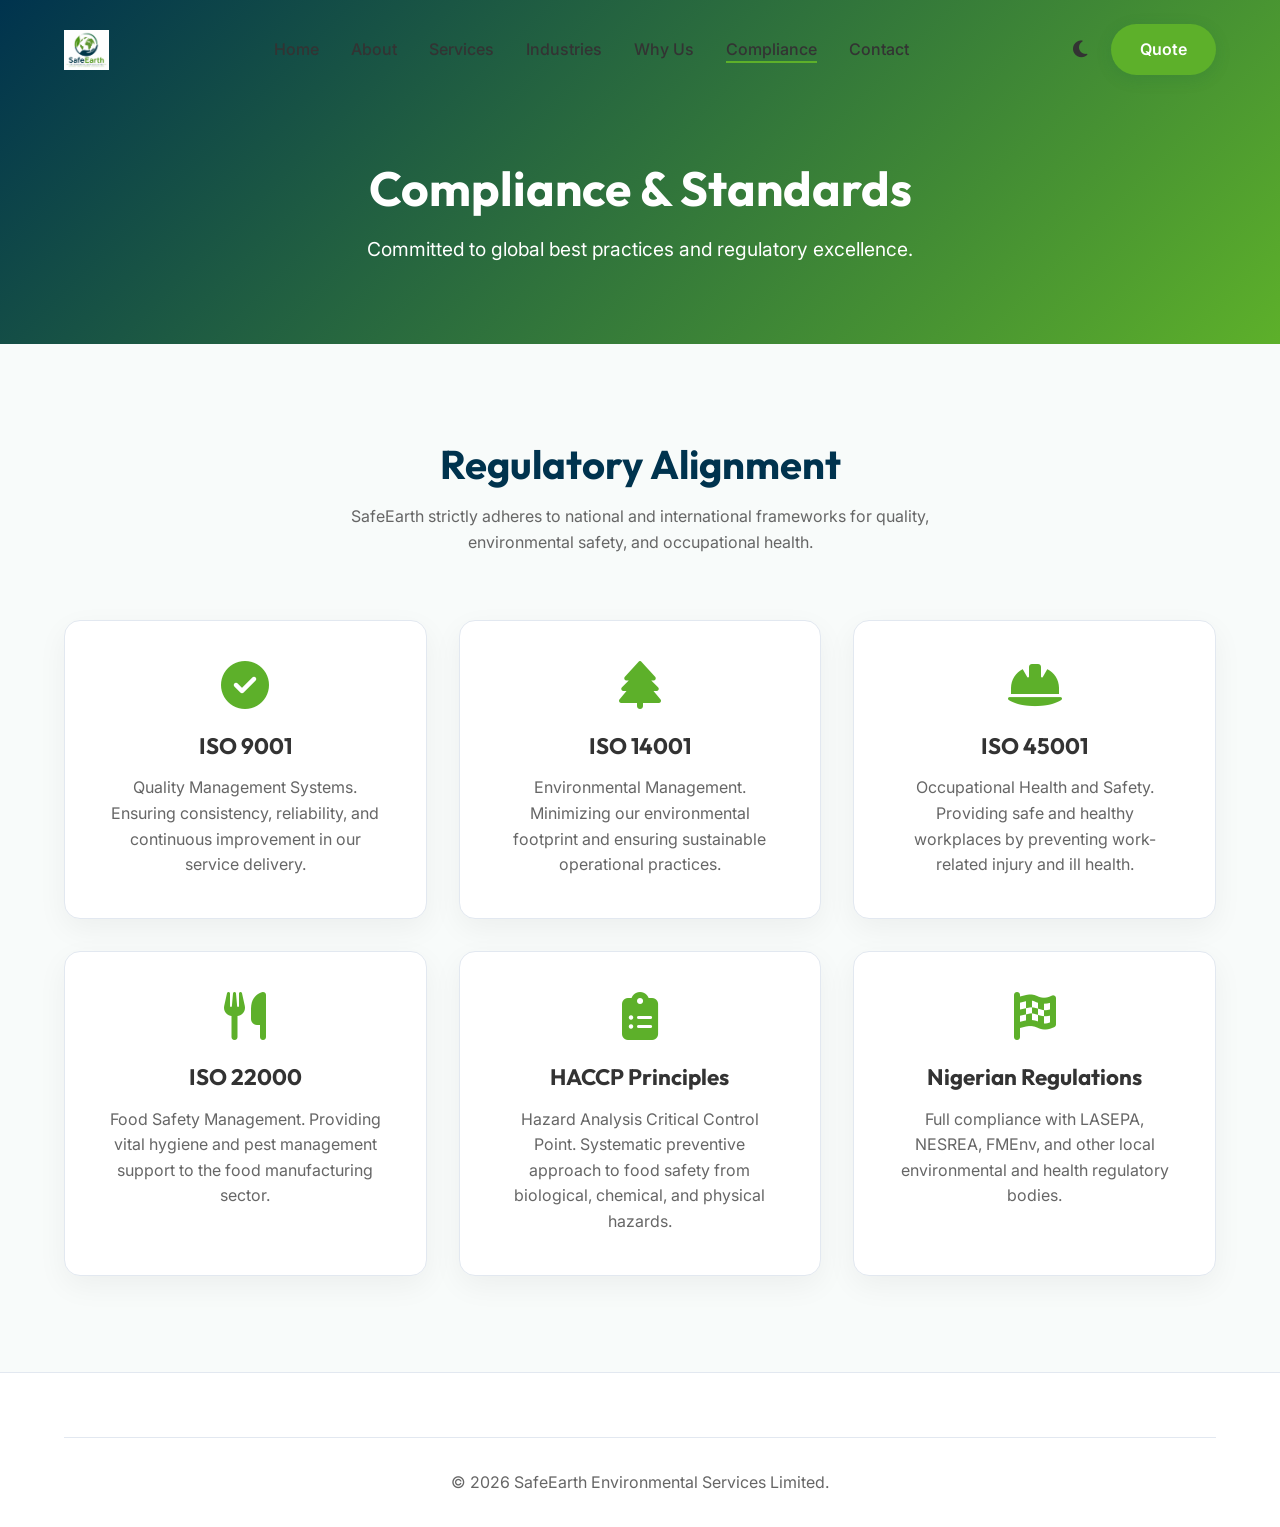
<file: compliance.html>
<!DOCTYPE html>
<html lang="en">
<head>
  <meta charset="UTF-8">
  <meta name="viewport" content="width=device-width, initial-scale=1.0">
  <title>Compliance & Standards | SafeEarth</title>
  <link rel="stylesheet" href="style.css">
</head>
<body>

  <!-- Loader -->
  <div class="loader-wrapper" id="loader"><div class="loader"></div></div>

  <!-- Navbar -->
  <nav class="navbar">
    <a href="index.html" class="nav-logo"><img src="logo.jpeg" alt="SafeEarth Logo"></a>
    <ul class="nav-links">
      <li><a href="index.html">Home</a></li>
      <li><a href="about.html">About</a></li>
      <li><a href="services.html">Services</a></li>
      <li><a href="industries.html">Industries</a></li>
      <li><a href="why-us.html">Why Us</a></li>
      <li><a href="compliance.html" class="active">Compliance</a></li>
      <li><a href="contact.html">Contact</a></li>
    </ul>
    <div class="nav-actions">
      <button class="theme-toggle" id="theme-toggle"><i class="fas fa-moon"></i></button>
      <a href="contact.html" class="btn btn-primary d-none-mobile">Quote</a>
      <div class="hamburger"><span></span><span></span><span></span></div>
    </div>
  </nav>

  <!-- Page Header -->
  <header class="page-header">
    <h1 class="reveal slide-left">Compliance & Standards</h1>
    <p class="reveal slide-right" style="transition-delay: 0.1s">Committed to global best practices and regulatory excellence.</p>
  </header>

  <!-- Standards Grid -->
  <section class="section">
    <div class="section-header reveal">
      <h2>Regulatory Alignment</h2>
      <p>SafeEarth strictly adheres to national and international frameworks for quality, environmental safety, and occupational health.</p>
    </div>
    
    <div class="grid">
      <div class="card reveal" style="text-align: center;">
        <i class="fas fa-check-circle card-icon"></i>
        <h3>ISO 9001</h3>
        <p>Quality Management Systems. Ensuring consistency, reliability, and continuous improvement in our service delivery.</p>
      </div>
      
      <div class="card reveal" style="transition-delay: 0.1s; text-align: center;">
        <i class="fas fa-tree card-icon"></i>
        <h3>ISO 14001</h3>
        <p>Environmental Management. Minimizing our environmental footprint and ensuring sustainable operational practices.</p>
      </div>

      <div class="card reveal" style="transition-delay: 0.2s; text-align: center;">
        <i class="fas fa-hard-hat card-icon"></i>
        <h3>ISO 45001</h3>
        <p>Occupational Health and Safety. Providing safe and healthy workplaces by preventing work-related injury and ill health.</p>
      </div>

      <div class="card reveal" style="text-align: center;">
        <i class="fas fa-utensils card-icon"></i>
        <h3>ISO 22000</h3>
        <p>Food Safety Management. Providing vital hygiene and pest management support to the food manufacturing sector.</p>
      </div>

      <div class="card reveal" style="transition-delay: 0.1s; text-align: center;">
        <i class="fas fa-clipboard-list card-icon"></i>
        <h3>HACCP Principles</h3>
        <p>Hazard Analysis Critical Control Point. Systematic preventive approach to food safety from biological, chemical, and physical hazards.</p>
      </div>

      <div class="card reveal" style="transition-delay: 0.2s; text-align: center;">
        <i class="fas fa-flag-checkered card-icon"></i>
        <h3>Nigerian Regulations</h3>
        <p>Full compliance with LASEPA, NESREA, FMEnv, and other local environmental and health regulatory bodies.</p>
      </div>
    </div>
  </section>

  <!-- Footer -->
  <footer class="footer">
    <div class="footer-bottom">
      <p>&copy; 2026 SafeEarth Environmental Services Limited.</p>
    </div>
  </footer>

  <div class="back-to-top" id="backToTop"><i class="fas fa-arrow-up"></i></div>
  <script src="script.js"></script>
</body>
</html>
</file>
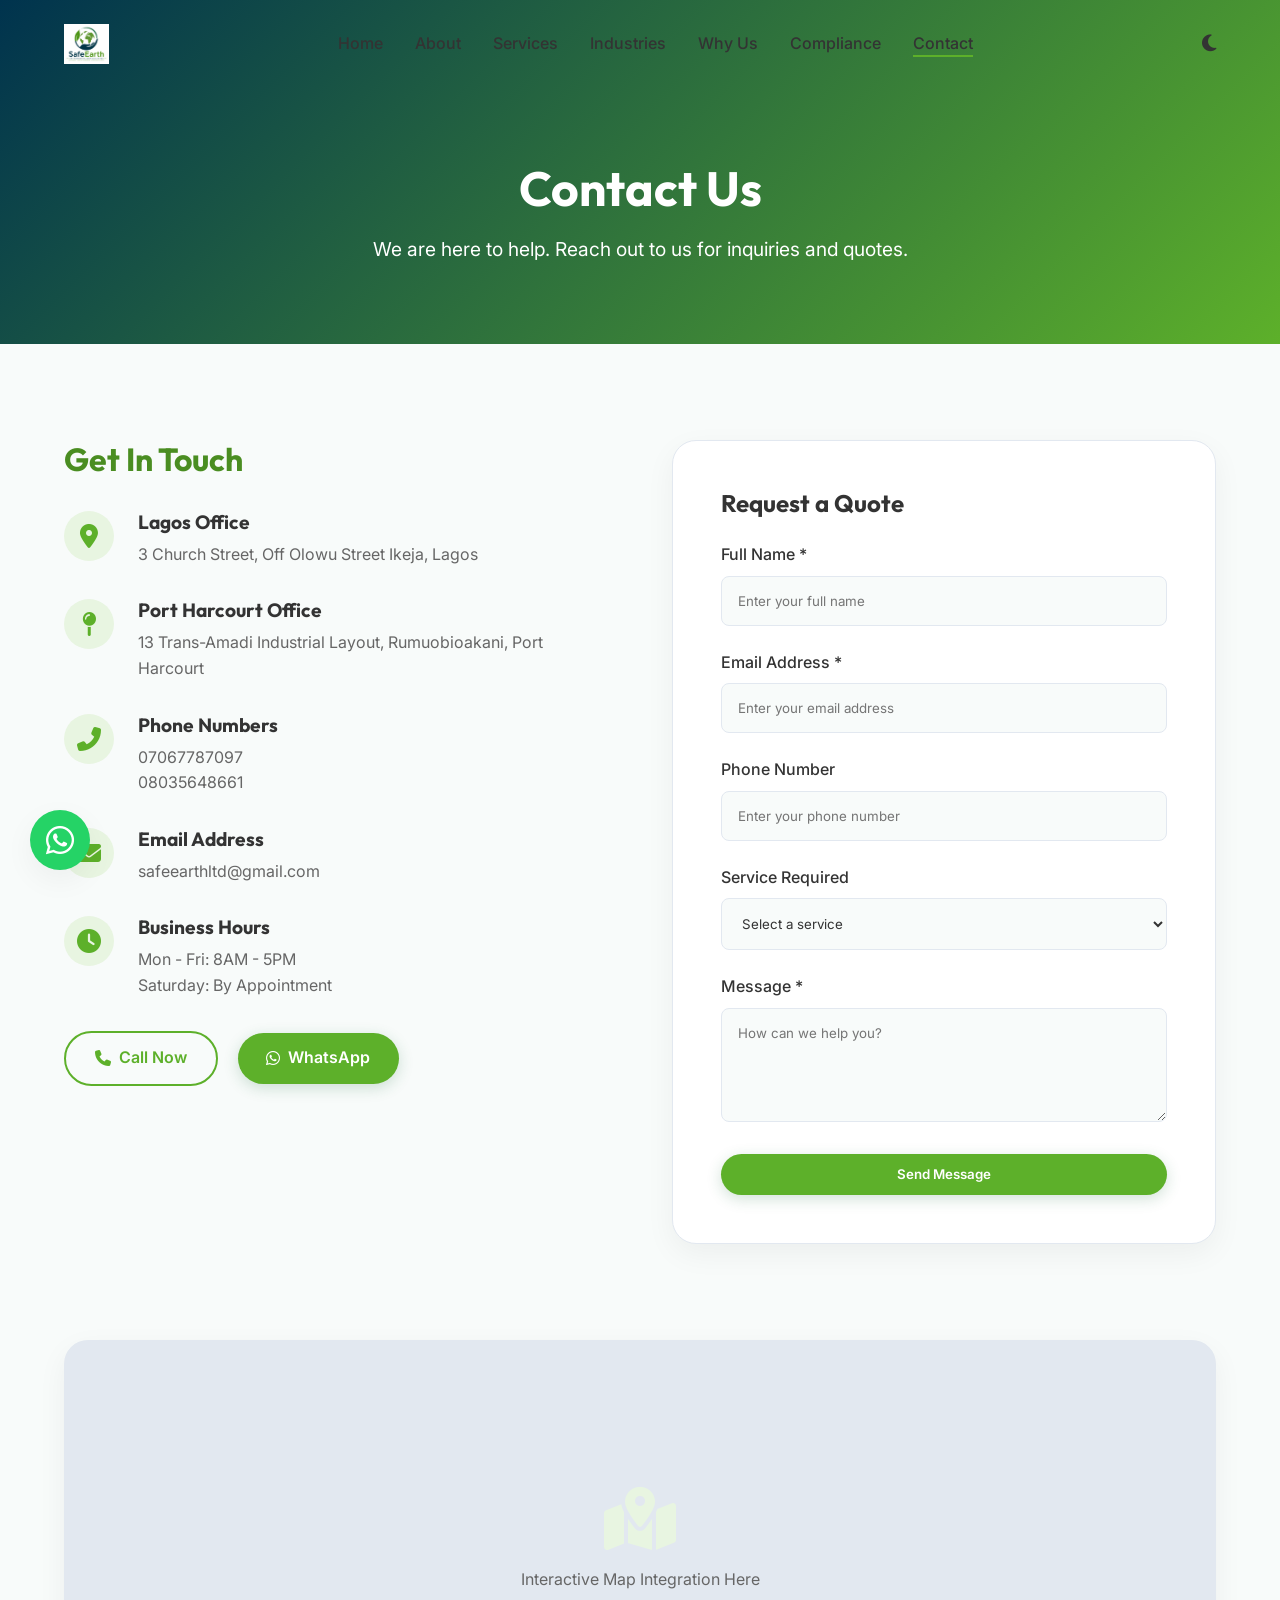
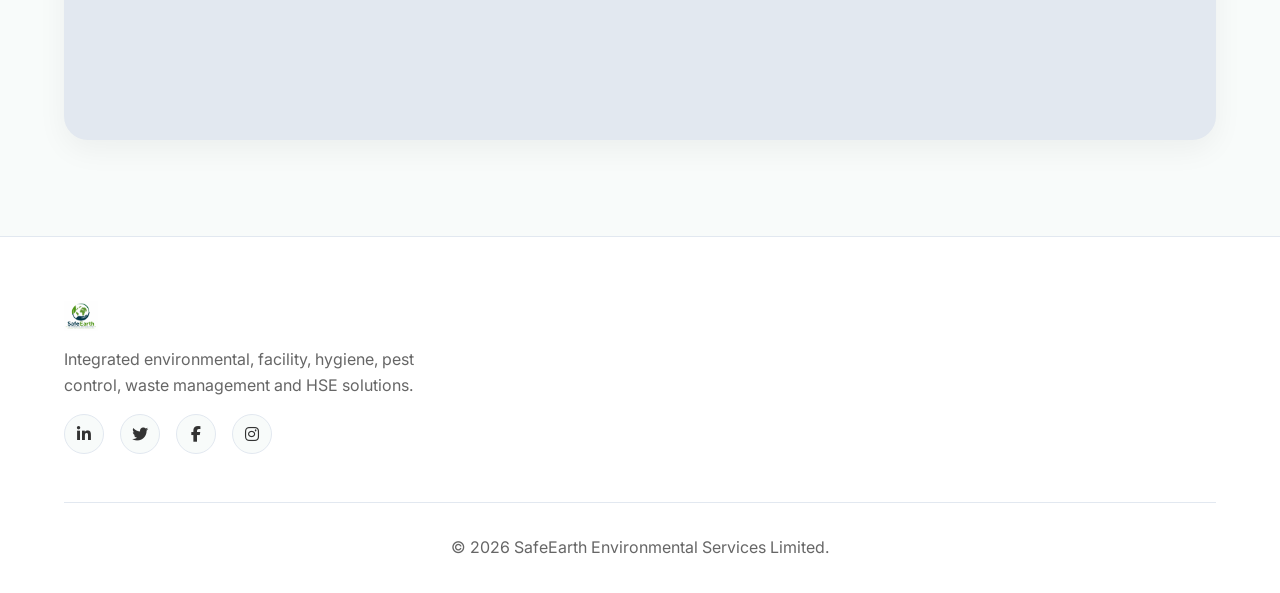
<file: contact.html>
<!DOCTYPE html>
<html lang="en">
<head>
  <meta charset="UTF-8">
  <meta name="viewport" content="width=device-width, initial-scale=1.0">
  <title>Contact Us | SafeEarth</title>
  <link rel="stylesheet" href="style.css">
</head>
<body>

  <!-- Loader -->
  <div class="loader-wrapper" id="loader"><div class="loader"></div></div>

  <!-- Navbar -->
  <nav class="navbar">
    <a href="index.html" class="nav-logo"><img src="logo.jpeg" alt="SafeEarth Logo"></a>
    <ul class="nav-links">
      <li><a href="index.html">Home</a></li>
      <li><a href="about.html">About</a></li>
      <li><a href="services.html">Services</a></li>
      <li><a href="industries.html">Industries</a></li>
      <li><a href="why-us.html">Why Us</a></li>
      <li><a href="compliance.html">Compliance</a></li>
      <li><a href="contact.html" class="active">Contact</a></li>
    </ul>
    <div class="nav-actions">
      <button class="theme-toggle" id="theme-toggle"><i class="fas fa-moon"></i></button>
      <div class="hamburger"><span></span><span></span><span></span></div>
    </div>
  </nav>

  <!-- Page Header -->
  <header class="page-header">
    <h1 class="reveal slide-left">Contact Us</h1>
    <p class="reveal slide-right" style="transition-delay: 0.1s">We are here to help. Reach out to us for inquiries and quotes.</p>
  </header>

  <!-- Contact Section -->
  <section class="section">
    <div class="contact-grid">
      
      <!-- Contact Info -->
      <div class="reveal slide-left">
        <h2 style="font-size: 2rem; margin-bottom: 2rem; color: var(--color-primary-dark);">Get In Touch</h2>
        
        <div class="contact-info-item">
          <div class="contact-info-icon"><i class="fas fa-map-marker-alt"></i></div>
          <div class="contact-info-content">
            <h4>Lagos Office</h4>
            <p>3 Church Street, Off Olowu Street Ikeja, Lagos</p>
          </div>
        </div>

        <div class="contact-info-item">
          <div class="contact-info-icon"><i class="fas fa-map-pin"></i></div>
          <div class="contact-info-content">
            <h4>Port Harcourt Office</h4>
            <p>13 Trans-Amadi Industrial Layout, Rumuobioakani, Port Harcourt</p>
          </div>
        </div>

        <div class="contact-info-item">
          <div class="contact-info-icon"><i class="fas fa-phone-alt"></i></div>
          <div class="contact-info-content">
            <h4>Phone Numbers</h4>
            <p>07067787097<br>08035648661</p>
          </div>
        </div>

        <div class="contact-info-item">
          <div class="contact-info-icon"><i class="fas fa-envelope"></i></div>
          <div class="contact-info-content">
            <h4>Email Address</h4>
            <p>safeearthltd@gmail.com</p>
          </div>
        </div>

        <div class="contact-info-item">
          <div class="contact-info-icon"><i class="fas fa-clock"></i></div>
          <div class="contact-info-content">
            <h4>Business Hours</h4>
            <p>Mon - Fri: 8AM - 5PM<br>Saturday: By Appointment</p>
          </div>
        </div>

        <div style="margin-top: 2rem;">
          <a href="tel:07067787097" class="btn btn-outline" style="margin-right: 1rem;"><i class="fas fa-phone"></i> Call Now</a>
          <a href="https://wa.me/2347067787097" class="btn btn-primary pulse"><i class="fab fa-whatsapp"></i> WhatsApp</a>
        </div>
      </div>

      <!-- Contact Form -->
      <div class="reveal slide-right">
        <form class="contact-form" id="contactForm" onsubmit="event.preventDefault(); alert('Thank you for reaching out! Your message has been sent successfully.'); this.reset();">
          <h3 style="font-size: 1.5rem; margin-bottom: 1.5rem;">Request a Quote</h3>
          
          <div class="form-group">
            <label for="name">Full Name *</label>
            <input type="text" id="name" class="form-control" required placeholder="Enter your full name">
          </div>
          
          <div class="form-group">
            <label for="email">Email Address *</label>
            <input type="email" id="email" class="form-control" required placeholder="Enter your email address">
          </div>

          <div class="form-group">
            <label for="phone">Phone Number</label>
            <input type="tel" id="phone" class="form-control" placeholder="Enter your phone number">
          </div>
          
          <div class="form-group">
            <label for="service">Service Required</label>
            <select id="service" class="form-control">
              <option value="">Select a service</option>
              <option value="pest-control">Pest Control & Fumigation</option>
              <option value="cleaning">Cleaning & Sanitation</option>
              <option value="waste">Waste Management</option>
              <option value="hse">HSE Consultancy</option>
              <option value="other">Other</option>
            </select>
          </div>

          <div class="form-group">
            <label for="message">Message *</label>
            <textarea id="message" class="form-control" rows="5" required placeholder="How can we help you?"></textarea>
          </div>

          <button type="submit" class="btn btn-primary" style="width: 100%; justify-content: center;">Send Message</button>
        </form>
      </div>

    </div>
  </section>

  <!-- Map Placeholder -->
  <section class="section" style="padding-top: 0;">
    <div style="width: 100%; height: 400px; background: #e2e8f0; border-radius: var(--radius-lg); display: flex; align-items: center; justify-content: center; color: var(--color-text-light); flex-direction: column; box-shadow: var(--shadow-soft);">
      <i class="fas fa-map-marked-alt" style="font-size: 4rem; margin-bottom: 1rem; color: var(--color-primary-light);"></i>
      <p>Interactive Map Integration Here</p>
    </div>
  </section>

  <!-- Footer -->
  <footer class="footer">
    <div class="footer-grid">
      <div class="footer-col">
        <a href="index.html" class="footer-logo"><img src="logo.jpeg" alt="SafeEarth Logo"></a>
        <p>Integrated environmental, facility, hygiene, pest control, waste management and HSE solutions.</p>
        <div class="social-links mt-3" style="margin-top: 1rem;">
          <a href="#"><i class="fab fa-linkedin-in"></i></a>
          <a href="#"><i class="fab fa-twitter"></i></a>
          <a href="#"><i class="fab fa-facebook-f"></i></a>
          <a href="#"><i class="fab fa-instagram"></i></a>
        </div>
      </div>
    </div>
    <div class="footer-bottom">
      <p>&copy; 2026 SafeEarth Environmental Services Limited.</p>
    </div>
  </footer>

  <!-- Floating Elements -->
  <a href="https://wa.me/2347067787097" class="whatsapp-float" target="_blank" aria-label="Chat on WhatsApp">
    <i class="fab fa-whatsapp"></i>
  </a>
  <div class="back-to-top" id="backToTop"><i class="fas fa-arrow-up"></i></div>
  <script src="script.js"></script>
</body>
</html>
</file>
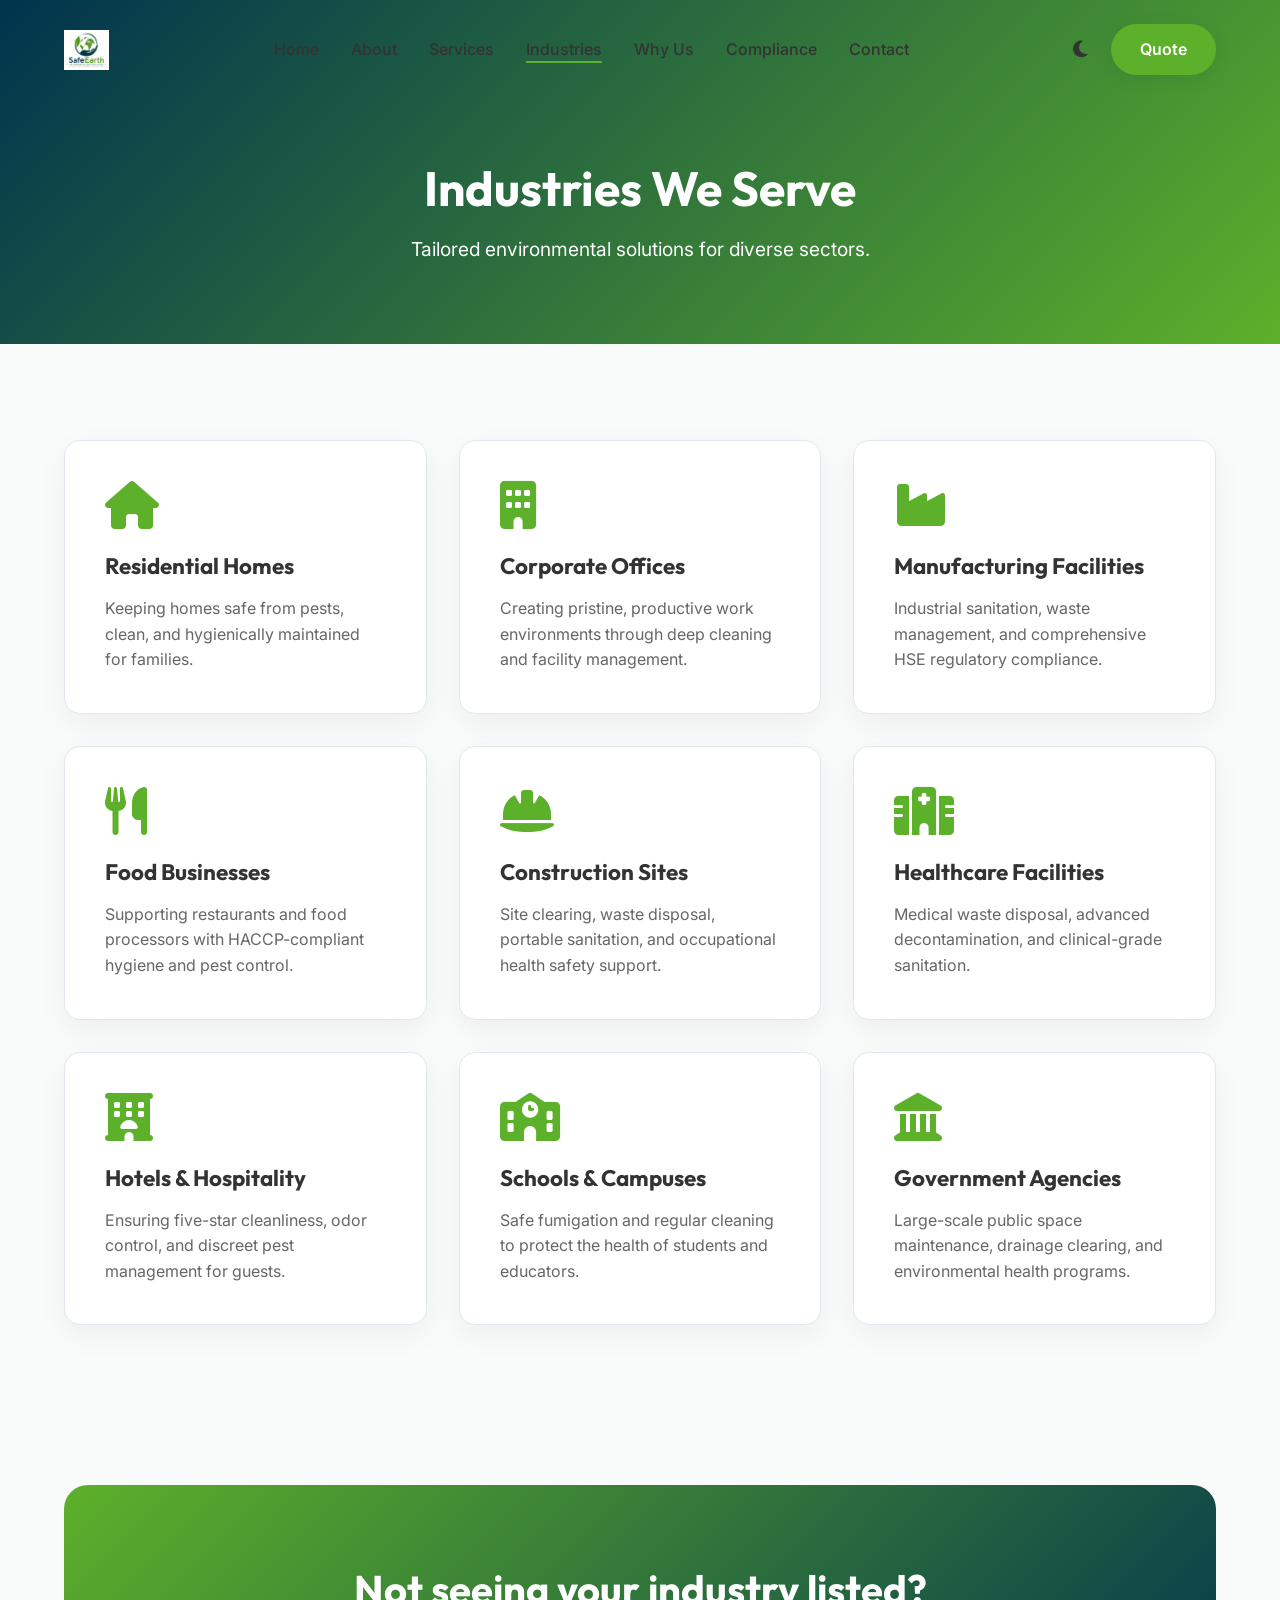
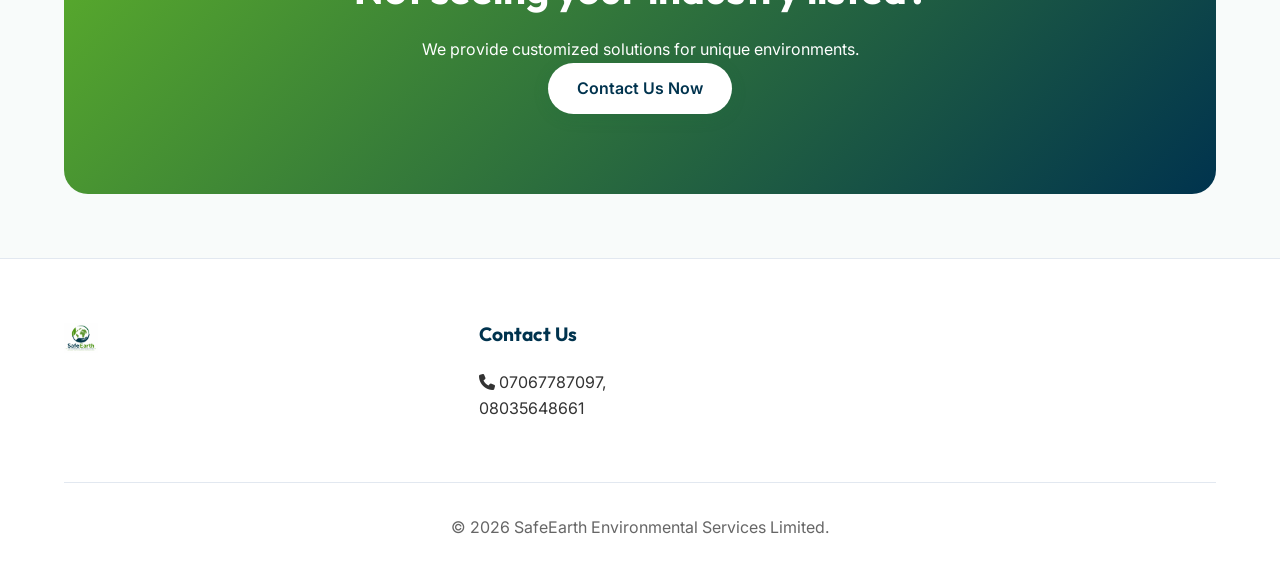
<file: industries.html>
<!DOCTYPE html>
<html lang="en">
<head>
  <meta charset="UTF-8">
  <meta name="viewport" content="width=device-width, initial-scale=1.0">
  <title>Industries We Serve | SafeEarth</title>
  <link rel="stylesheet" href="style.css">
</head>
<body>

  <!-- Loader -->
  <div class="loader-wrapper" id="loader"><div class="loader"></div></div>

  <!-- Navbar -->
  <nav class="navbar">
    <a href="index.html" class="nav-logo"><img src="logo.jpeg" alt="SafeEarth Logo"></a>
    <ul class="nav-links">
      <li><a href="index.html">Home</a></li>
      <li><a href="about.html">About</a></li>
      <li><a href="services.html">Services</a></li>
      <li><a href="industries.html" class="active">Industries</a></li>
      <li><a href="why-us.html">Why Us</a></li>
      <li><a href="compliance.html">Compliance</a></li>
      <li><a href="contact.html">Contact</a></li>
    </ul>
    <div class="nav-actions">
      <button class="theme-toggle" id="theme-toggle"><i class="fas fa-moon"></i></button>
      <a href="contact.html" class="btn btn-primary d-none-mobile">Quote</a>
      <div class="hamburger"><span></span><span></span><span></span></div>
    </div>
  </nav>

  <!-- Page Header -->
  <header class="page-header">
    <h1 class="reveal slide-left">Industries We Serve</h1>
    <p class="reveal slide-right" style="transition-delay: 0.1s">Tailored environmental solutions for diverse sectors.</p>
  </header>

  <!-- Industries Grid -->
  <section class="section">
    <div class="grid">
      <div class="card reveal">
        <i class="fas fa-home card-icon"></i>
        <h3>Residential Homes</h3>
        <p>Keeping homes safe from pests, clean, and hygienically maintained for families.</p>
      </div>
      <div class="card reveal" style="transition-delay: 0.1s">
        <i class="fas fa-building card-icon"></i>
        <h3>Corporate Offices</h3>
        <p>Creating pristine, productive work environments through deep cleaning and facility management.</p>
      </div>
      <div class="card reveal" style="transition-delay: 0.2s">
        <i class="fas fa-industry card-icon"></i>
        <h3>Manufacturing Facilities</h3>
        <p>Industrial sanitation, waste management, and comprehensive HSE regulatory compliance.</p>
      </div>
      <div class="card reveal">
        <i class="fas fa-utensils card-icon"></i>
        <h3>Food Businesses</h3>
        <p>Supporting restaurants and food processors with HACCP-compliant hygiene and pest control.</p>
      </div>
      <div class="card reveal" style="transition-delay: 0.1s">
        <i class="fas fa-hard-hat card-icon"></i>
        <h3>Construction Sites</h3>
        <p>Site clearing, waste disposal, portable sanitation, and occupational health safety support.</p>
      </div>
      <div class="card reveal" style="transition-delay: 0.2s">
        <i class="fas fa-hospital card-icon"></i>
        <h3>Healthcare Facilities</h3>
        <p>Medical waste disposal, advanced decontamination, and clinical-grade sanitation.</p>
      </div>
      <div class="card reveal">
        <i class="fas fa-hotel card-icon"></i>
        <h3>Hotels & Hospitality</h3>
        <p>Ensuring five-star cleanliness, odor control, and discreet pest management for guests.</p>
      </div>
      <div class="card reveal" style="transition-delay: 0.1s">
        <i class="fas fa-school card-icon"></i>
        <h3>Schools & Campuses</h3>
        <p>Safe fumigation and regular cleaning to protect the health of students and educators.</p>
      </div>
      <div class="card reveal" style="transition-delay: 0.2s">
        <i class="fas fa-landmark card-icon"></i>
        <h3>Government Agencies</h3>
        <p>Large-scale public space maintenance, drainage clearing, and environmental health programs.</p>
      </div>
    </div>
  </section>

  <!-- CTA Banner -->
  <div class="cta-banner reveal">
    <h2>Not seeing your industry listed?</h2>
    <p>We provide customized solutions for unique environments.</p>
    <a href="contact.html" class="btn btn-primary pulse">Contact Us Now</a>
  </div>

  <!-- Footer -->
  <footer class="footer">
    <div class="footer-grid">
      <div class="footer-col">
        <a href="index.html" class="footer-logo"><img src="logo.jpeg" alt="SafeEarth Logo"></a>
      </div>
      <div class="footer-col">
        <h4>Contact Us</h4>
        <ul class="footer-links">
          <li><i class="fas fa-phone"></i> 07067787097, 08035648661</li>
        </ul>
      </div>
    </div>
    <div class="footer-bottom">
      <p>&copy; 2026 SafeEarth Environmental Services Limited.</p>
    </div>
  </footer>

  <div class="back-to-top" id="backToTop"><i class="fas fa-arrow-up"></i></div>
  <script src="script.js"></script>
</body>
</html>
</file>
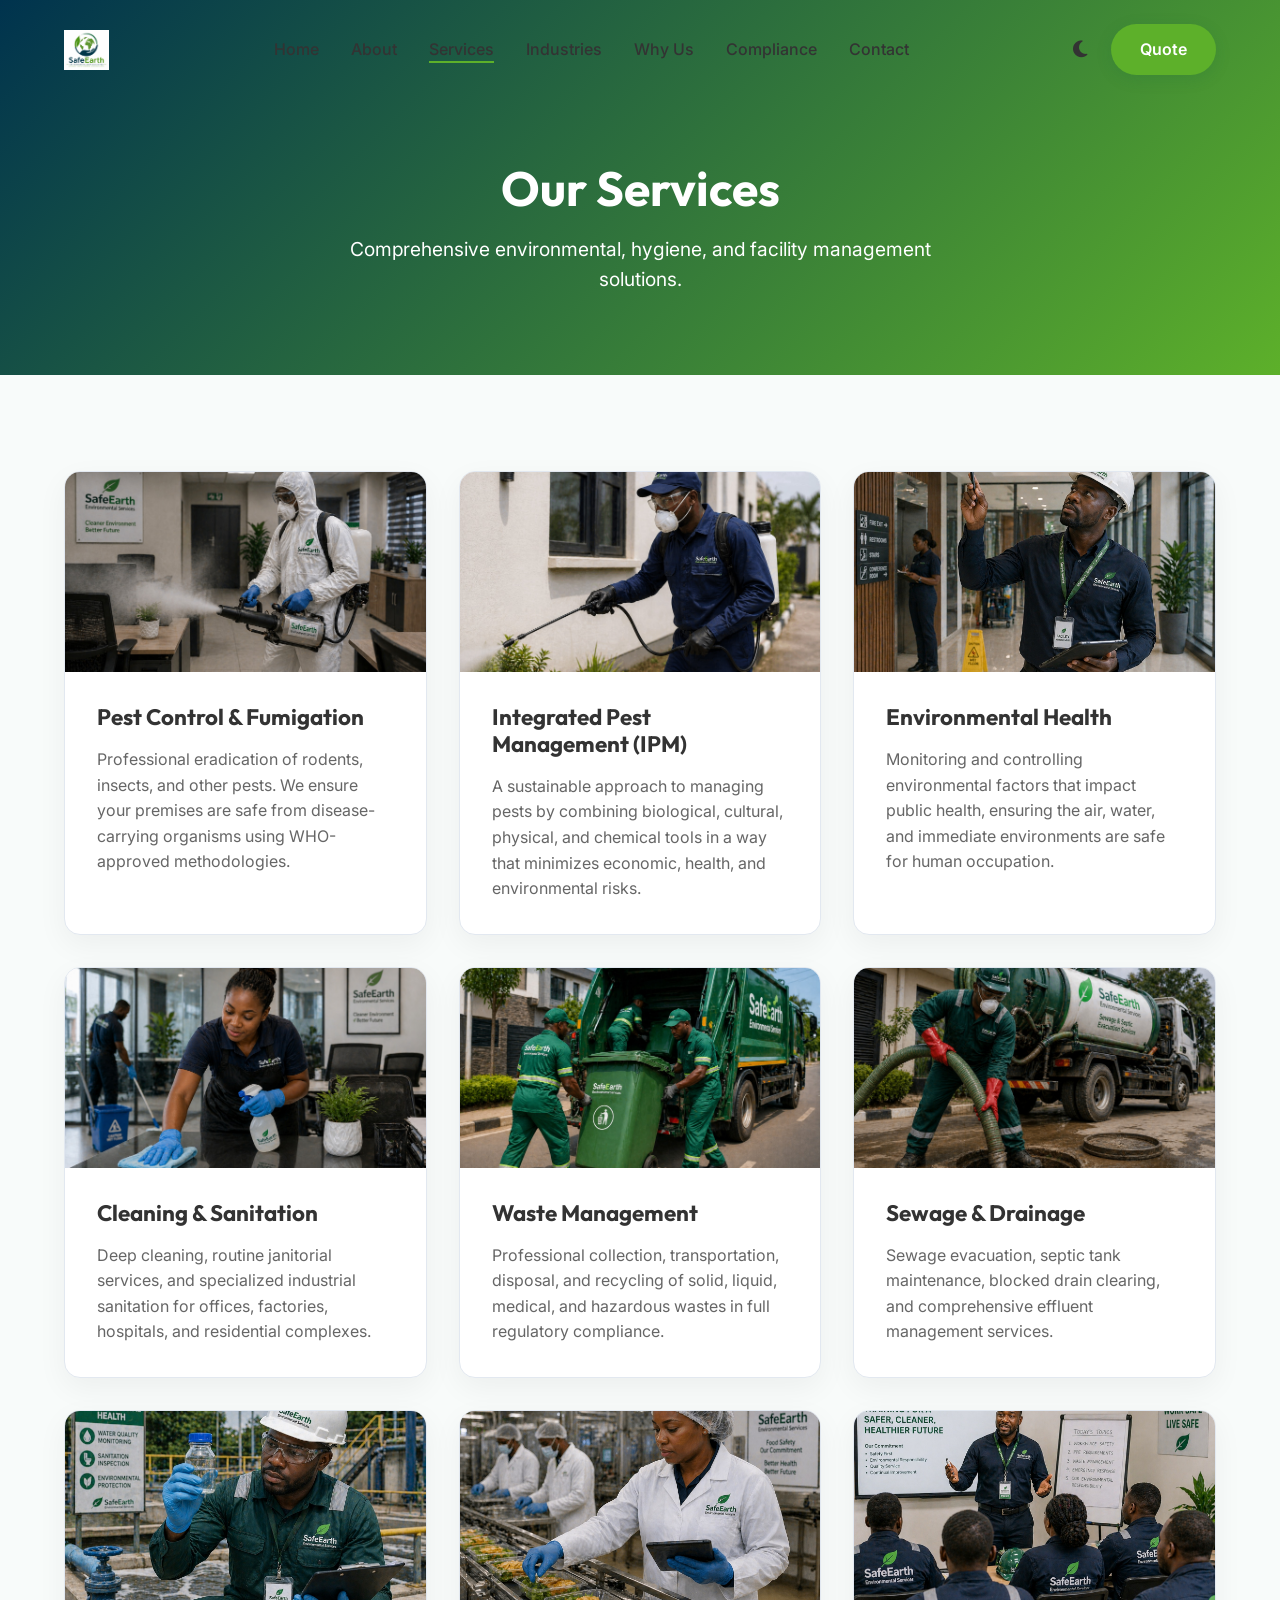
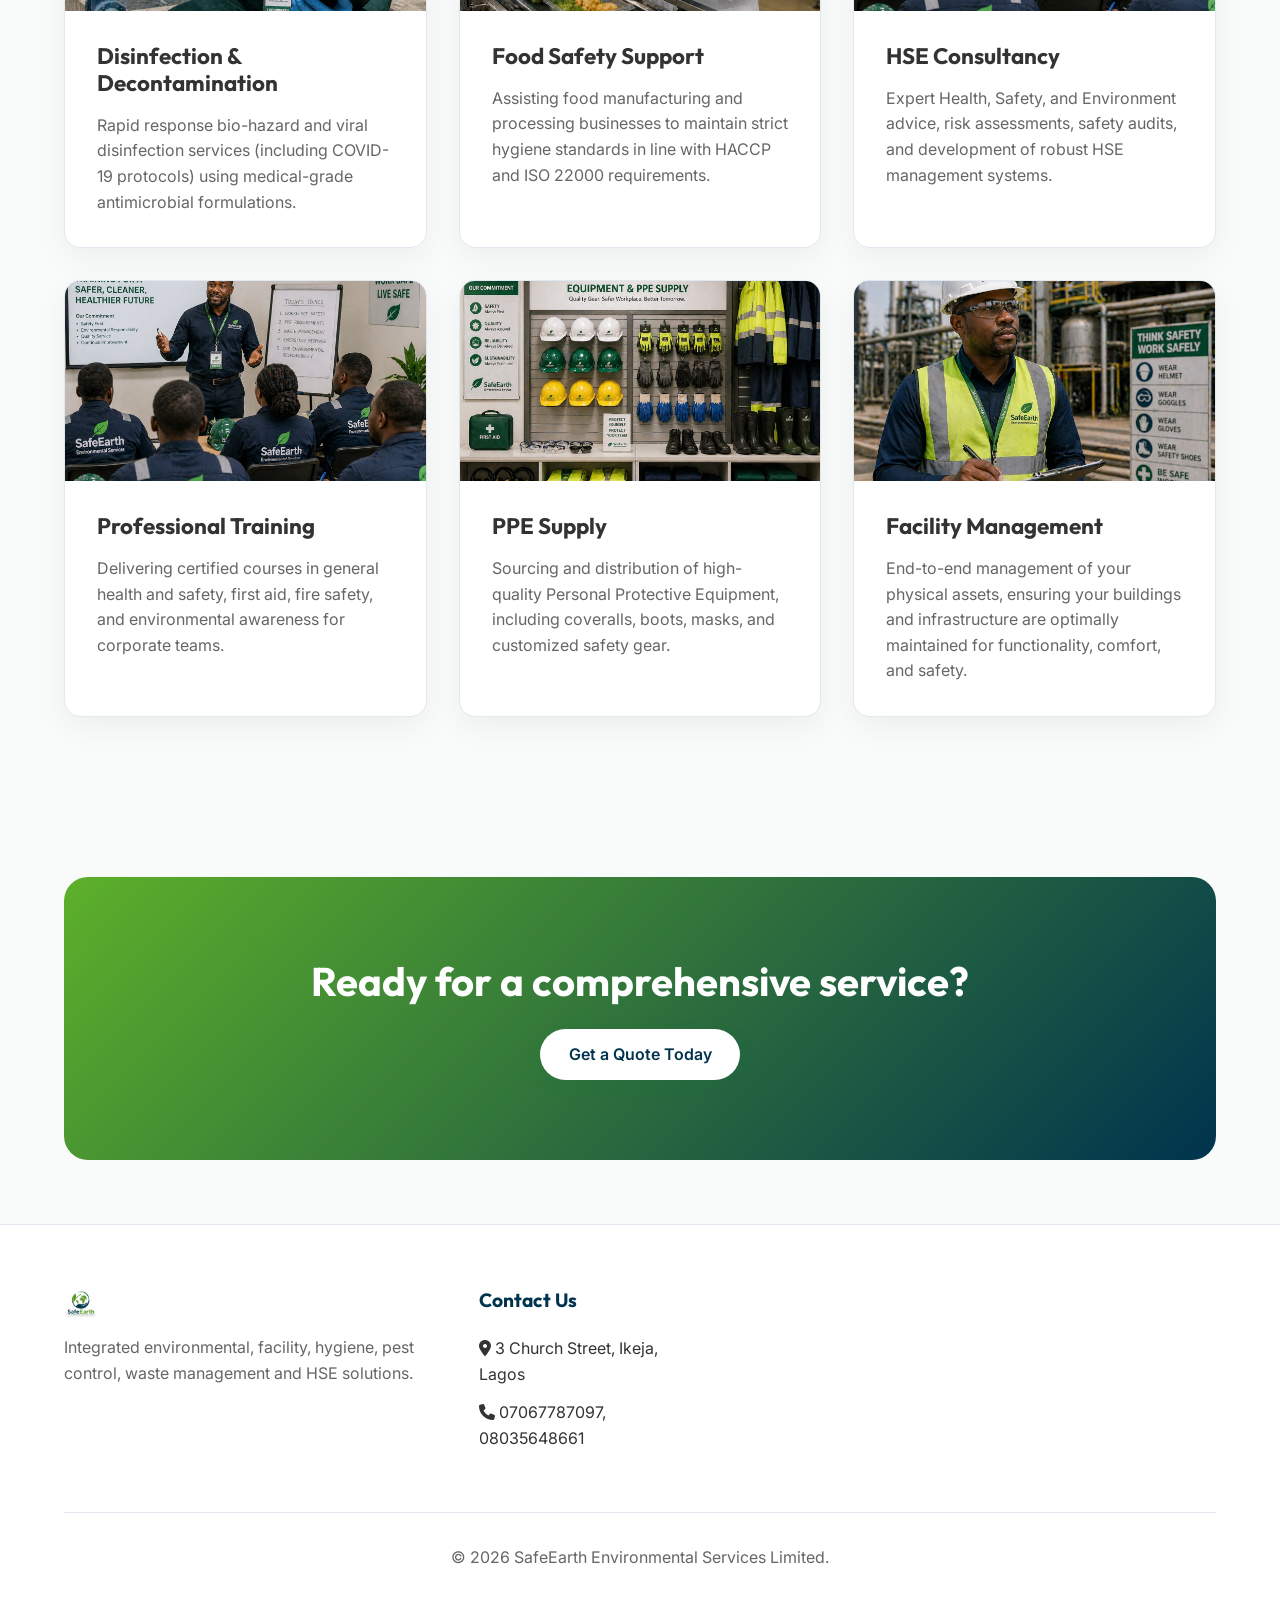
<file: services.html>
<!DOCTYPE html>
<html lang="en">

<head>
  <meta charset="UTF-8">
  <meta name="viewport" content="width=device-width, initial-scale=1.0">
  <title>Our Services | SafeEarth Environmental Services</title>
  <meta name="description"
    content="Explore our integrated services including Pest Control, Cleaning, Waste Management, and HSE Consultancy.">
  <link rel="stylesheet" href="style.css">
</head>

<body>

  <!-- Loader -->
  <div class="loader-wrapper" id="loader">
    <div class="loader"></div>
  </div>

  <!-- Navbar -->
  <nav class="navbar">
    <a href="index.html" class="nav-logo">
      <img src="logo.jpeg" alt="SafeEarth Logo">
    </a>
    <ul class="nav-links">
      <li><a href="index.html">Home</a></li>
      <li><a href="about.html">About</a></li>
      <li><a href="services.html" class="active">Services</a></li>
      <li><a href="industries.html">Industries</a></li>
      <li><a href="why-us.html">Why Us</a></li>
      <li><a href="compliance.html">Compliance</a></li>
      <li><a href="contact.html">Contact</a></li>
    </ul>
    <div class="nav-actions">
      <button class="theme-toggle" id="theme-toggle"><i class="fas fa-moon"></i></button>
      <a href="contact.html" class="btn btn-primary d-none-mobile">Quote</a>
      <div class="hamburger">
        <span></span>
        <span></span>
        <span></span>
      </div>
    </div>
  </nav>

  <!-- Page Header -->
  <header class="page-header">
    <h1 class="reveal slide-left">Our Services</h1>
    <p class="reveal slide-right" style="transition-delay: 0.1s">Comprehensive environmental, hygiene, and facility
      management solutions.</p>
  </header>

  <!-- Services Grid -->
  <section class="section">
    <div class="grid" style="grid-template-columns: repeat(auto-fit, minmax(350px, 1fr));">

      <div class="card service-card reveal">
        <div class="service-img-container">
          <img src="asset/2.jpg" alt="Pest Control" class="service-img">
        </div>
        <div class="service-content">
          <h3>Pest Control & Fumigation</h3>
          <p>Professional eradication of rodents, insects, and other pests. We ensure your premises are safe from
            disease-carrying organisms using WHO-approved methodologies.</p>
        </div>
      </div>

      <div class="card service-card reveal" style="transition-delay: 0.1s">
        <div class="service-img-container">
          <img src="asset/11.jpg" alt="Integrated Pest Management" class="service-img">
        </div>
        <div class="service-content">
          <h3>Integrated Pest Management (IPM)</h3>
          <p>A sustainable approach to managing pests by combining biological, cultural, physical, and chemical tools in
            a way that minimizes economic, health, and environmental risks.</p>
        </div>
      </div>

      <div class="card service-card reveal" style="transition-delay: 0.2s">
        <div class="service-img-container">
          <img src="asset/3.jpg" alt="Environmental Health" class="service-img">
        </div>
        <div class="service-content">
          <h3>Environmental Health</h3>
          <p>Monitoring and controlling environmental factors that impact public health, ensuring the air, water, and
            immediate environments are safe for human occupation.</p>
        </div>
      </div>

      <div class="card service-card reveal">
        <div class="service-img-container">
          <img src="asset/1.jpg" alt="Cleaning & Sanitation" class="service-img">
        </div>
        <div class="service-content">
          <h3>Cleaning & Sanitation</h3>
          <p>Deep cleaning, routine janitorial services, and specialized industrial sanitation for offices, factories,
            hospitals, and residential complexes.</p>
        </div>
      </div>

      <div class="card service-card reveal" style="transition-delay: 0.1s">
        <div class="service-img-container">
          <img src="asset/8.jpg" alt="Waste Management" class="service-img">
        </div>
        <div class="service-content">
          <h3>Waste Management</h3>
          <p>Professional collection, transportation, disposal, and recycling of solid, liquid, medical, and hazardous
            wastes in full regulatory compliance.</p>
        </div>
      </div>

      <div class="card service-card reveal" style="transition-delay: 0.2s">
        <div class="service-img-container">
          <img src="asset/7.jpg" alt="Sewage & Drainage" class="service-img">
        </div>
        <div class="service-content">
          <h3>Sewage & Drainage</h3>
          <p>Sewage evacuation, septic tank maintenance, blocked drain clearing, and comprehensive effluent management
            services.</p>
        </div>
      </div>

      <div class="card service-card reveal">
        <div class="service-img-container">
          <img src="asset/4.jpg" alt="Disinfection" class="service-img">
        </div>
        <div class="service-content">
          <h3>Disinfection & Decontamination</h3>
          <p>Rapid response bio-hazard and viral disinfection services (including COVID-19 protocols) using
            medical-grade antimicrobial formulations.</p>
        </div>
      </div>

      <div class="card service-card reveal" style="transition-delay: 0.1s">
        <div class="service-img-container">
          <img src="asset/6.jpg" alt="Food Safety Support" class="service-img">
        </div>
        <div class="service-content">
          <h3>Food Safety Support</h3>
          <p>Assisting food manufacturing and processing businesses to maintain strict hygiene standards in line with
            HACCP and ISO 22000 requirements.</p>
        </div>
      </div>

      <div class="card service-card reveal" style="transition-delay: 0.2s">
        <div class="service-img-container">
          <img src="asset/9.jpg" alt="HSE Consultancy" class="service-img">
        </div>
        <div class="service-content">
          <h3>HSE Consultancy</h3>
          <p>Expert Health, Safety, and Environment advice, risk assessments, safety audits, and development of robust
            HSE management systems.</p>
        </div>
      </div>

      <div class="card service-card reveal">
        <div class="service-img-container">
          <img src="asset/9.jpg" alt="Training" class="service-img">
        </div>
        <div class="service-content">
          <h3>Professional Training</h3>
          <p>Delivering certified courses in general health and safety, first aid, fire safety, and environmental
            awareness for corporate teams.</p>
        </div>
      </div>

      <div class="card service-card reveal" style="transition-delay: 0.1s">
        <div class="service-img-container">
          <img src="asset/10.jpg" alt="PPE Supply" class="service-img">
        </div>
        <div class="service-content">
          <h3>PPE Supply</h3>
          <p>Sourcing and distribution of high-quality Personal Protective Equipment, including coveralls, boots, masks,
            and customized safety gear.</p>
        </div>
      </div>

      <div class="card service-card reveal" style="transition-delay: 0.2s">
        <div class="service-img-container">
          <img src="asset/5.jpg" alt="Facility Management" class="service-img">
        </div>
        <div class="service-content">
          <h3>Facility Management</h3>
          <p>End-to-end management of your physical assets, ensuring your buildings and infrastructure are optimally
            maintained for functionality, comfort, and safety.</p>
        </div>
      </div>

    </div>
  </section>

  <!-- CTA Banner -->
  <div class="cta-banner reveal">
    <h2>Ready for a comprehensive service?</h2>
    <a href="contact.html" class="btn btn-primary pulse">Get a Quote Today</a>
  </div>

  <!-- Footer -->
  <footer class="footer">
    <div class="footer-grid">
      <div class="footer-col">
        <a href="index.html" class="footer-logo"><img src="logo.jpeg" alt="SafeEarth Logo"></a>
        <p>Integrated environmental, facility, hygiene, pest control, waste management and HSE solutions.</p>
      </div>
      <div class="footer-col">
        <h4>Contact Us</h4>
        <ul class="footer-links">
          <li><i class="fas fa-map-marker-alt"></i> 3 Church Street, Ikeja, Lagos</li>
          <li><i class="fas fa-phone"></i> 07067787097, 08035648661</li>
        </ul>
      </div>
    </div>
    <div class="footer-bottom">
      <p>&copy; 2026 SafeEarth Environmental Services Limited.</p>
    </div>
  </footer>

  <div class="back-to-top" id="backToTop"><i class="fas fa-arrow-up"></i></div>
  <script src="script.js"></script>
</body>

</html>
</file>
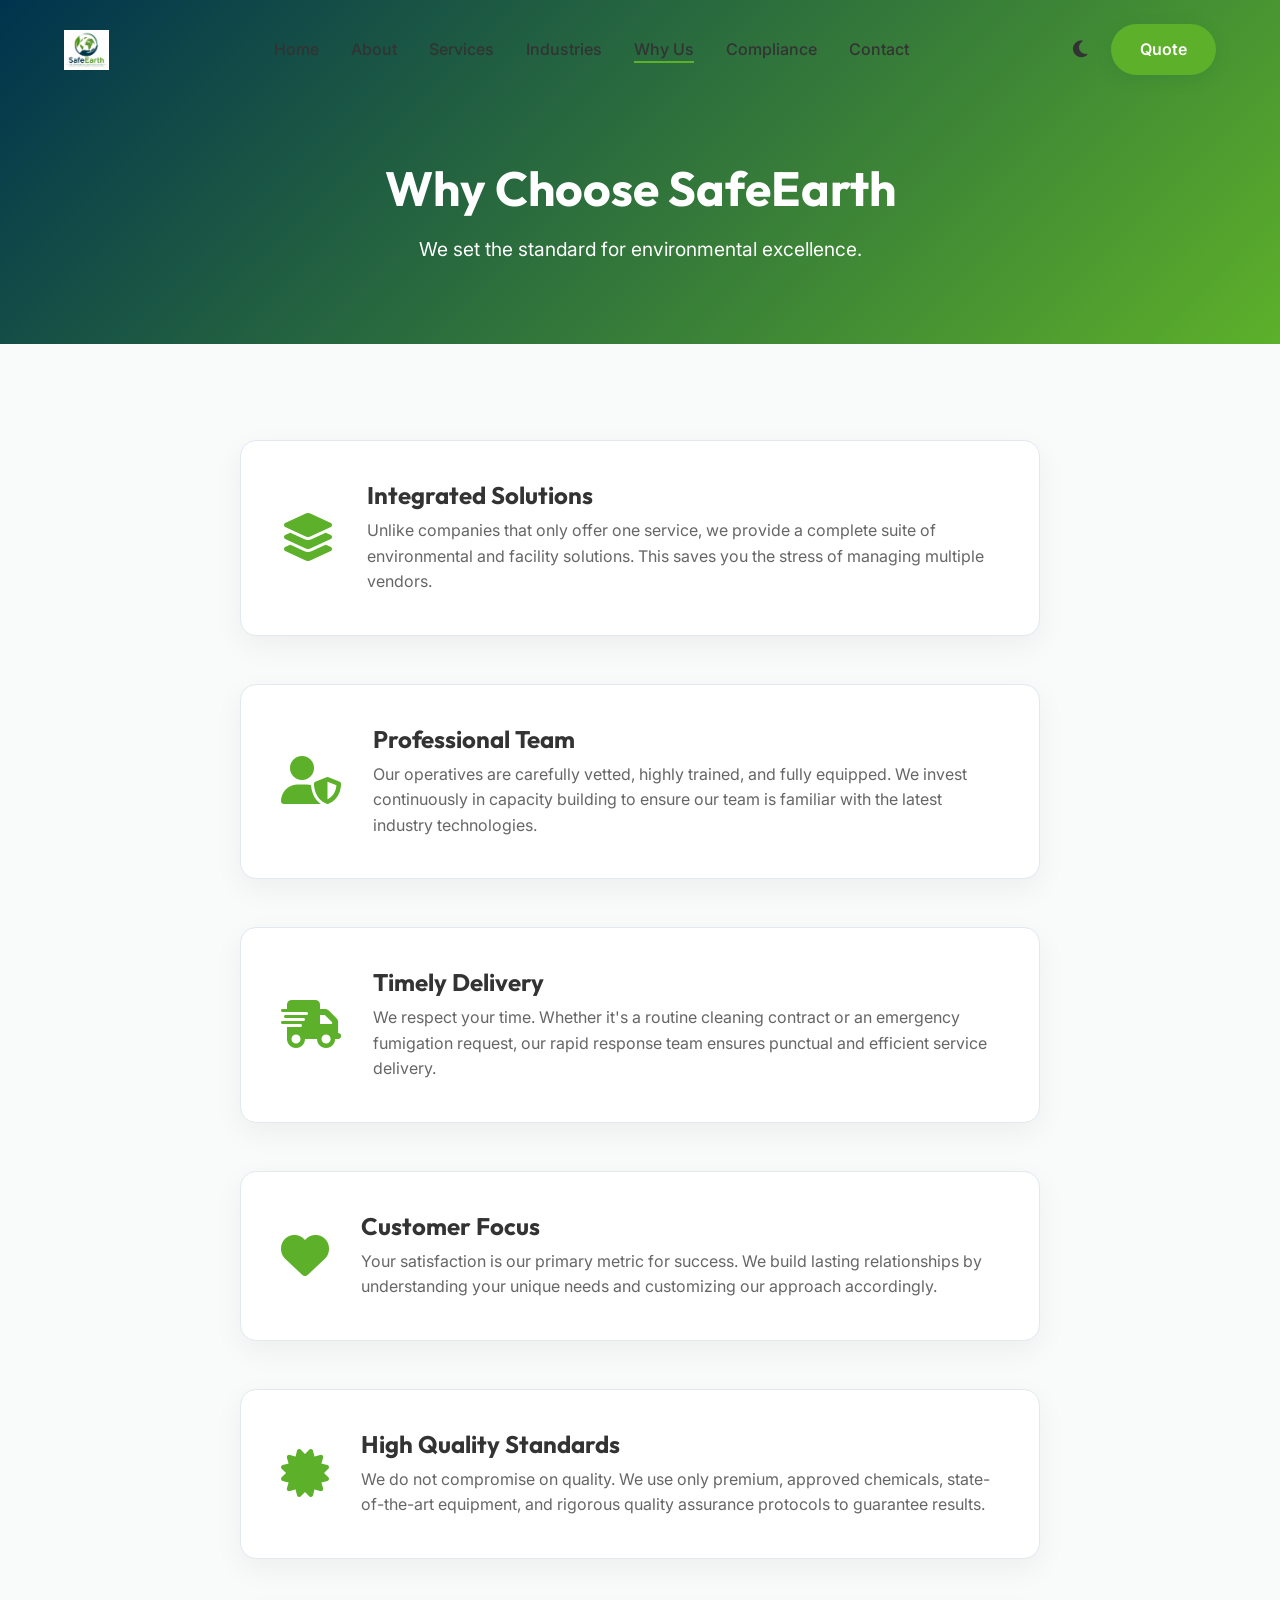
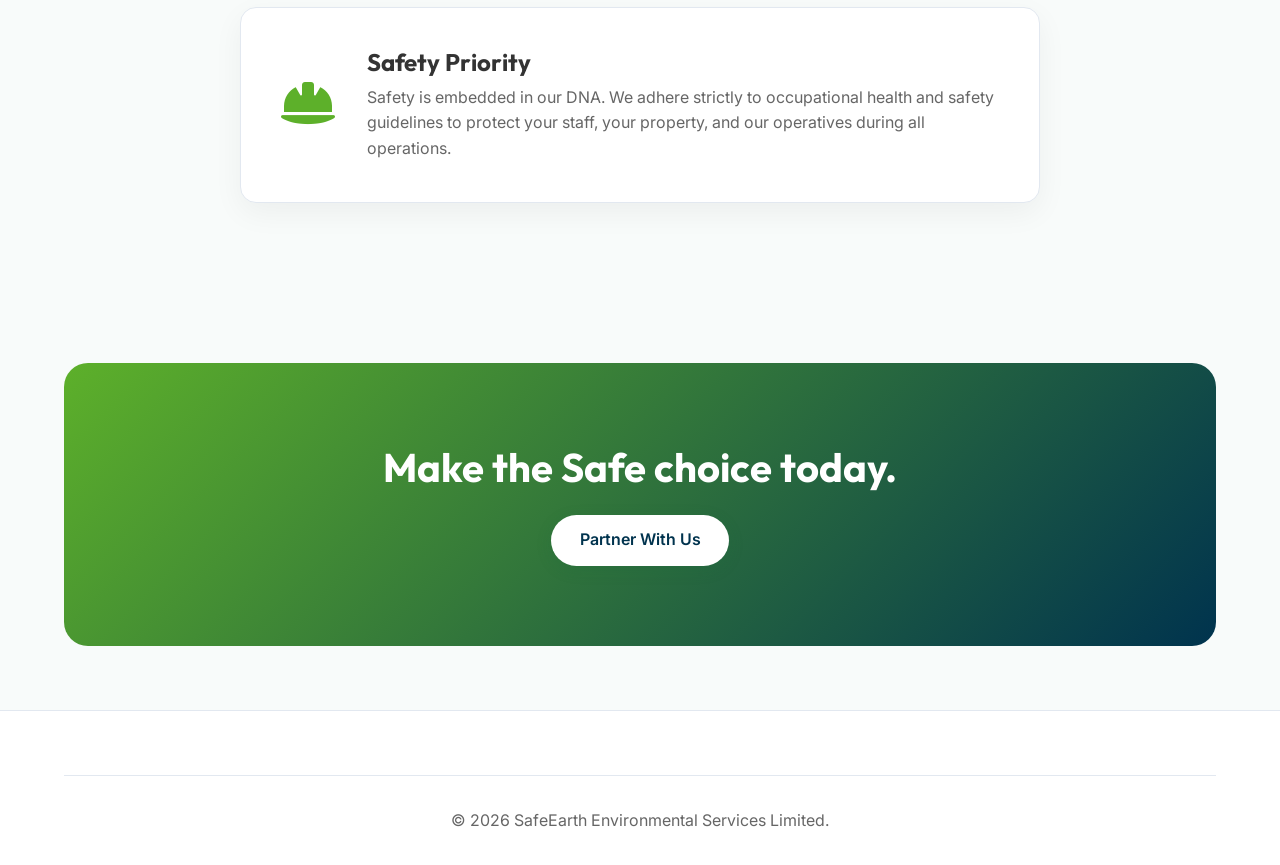
<file: why-us.html>
<!DOCTYPE html>
<html lang="en">
<head>
  <meta charset="UTF-8">
  <meta name="viewport" content="width=device-width, initial-scale=1.0">
  <title>Why Choose Us | SafeEarth</title>
  <link rel="stylesheet" href="style.css">
</head>
<body>

  <!-- Loader -->
  <div class="loader-wrapper" id="loader"><div class="loader"></div></div>

  <!-- Navbar -->
  <nav class="navbar">
    <a href="index.html" class="nav-logo"><img src="logo.jpeg" alt="SafeEarth Logo"></a>
    <ul class="nav-links">
      <li><a href="index.html">Home</a></li>
      <li><a href="about.html">About</a></li>
      <li><a href="services.html">Services</a></li>
      <li><a href="industries.html">Industries</a></li>
      <li><a href="why-us.html" class="active">Why Us</a></li>
      <li><a href="compliance.html">Compliance</a></li>
      <li><a href="contact.html">Contact</a></li>
    </ul>
    <div class="nav-actions">
      <button class="theme-toggle" id="theme-toggle"><i class="fas fa-moon"></i></button>
      <a href="contact.html" class="btn btn-primary d-none-mobile">Quote</a>
      <div class="hamburger"><span></span><span></span><span></span></div>
    </div>
  </nav>

  <!-- Page Header -->
  <header class="page-header">
    <h1 class="reveal slide-left">Why Choose SafeEarth</h1>
    <p class="reveal slide-right" style="transition-delay: 0.1s">We set the standard for environmental excellence.</p>
  </header>

  <!-- Comparison Section -->
  <section class="section">
    <div class="grid" style="grid-template-columns: 1fr; max-width: 800px; margin: 0 auto; gap: 3rem;">
      
      <div class="card reveal" style="display: flex; gap: 2rem; align-items: center;">
        <div style="font-size: 3rem; color: var(--color-primary);"><i class="fas fa-layer-group"></i></div>
        <div>
          <h3 style="font-size: 1.5rem; margin-bottom: 0.5rem;">Integrated Solutions</h3>
          <p>Unlike companies that only offer one service, we provide a complete suite of environmental and facility solutions. This saves you the stress of managing multiple vendors.</p>
        </div>
      </div>

      <div class="card reveal" style="display: flex; gap: 2rem; align-items: center;">
        <div style="font-size: 3rem; color: var(--color-primary);"><i class="fas fa-user-shield"></i></div>
        <div>
          <h3 style="font-size: 1.5rem; margin-bottom: 0.5rem;">Professional Team</h3>
          <p>Our operatives are carefully vetted, highly trained, and fully equipped. We invest continuously in capacity building to ensure our team is familiar with the latest industry technologies.</p>
        </div>
      </div>

      <div class="card reveal" style="display: flex; gap: 2rem; align-items: center;">
        <div style="font-size: 3rem; color: var(--color-primary);"><i class="fas fa-shipping-fast"></i></div>
        <div>
          <h3 style="font-size: 1.5rem; margin-bottom: 0.5rem;">Timely Delivery</h3>
          <p>We respect your time. Whether it's a routine cleaning contract or an emergency fumigation request, our rapid response team ensures punctual and efficient service delivery.</p>
        </div>
      </div>

      <div class="card reveal" style="display: flex; gap: 2rem; align-items: center;">
        <div style="font-size: 3rem; color: var(--color-primary);"><i class="fas fa-heart"></i></div>
        <div>
          <h3 style="font-size: 1.5rem; margin-bottom: 0.5rem;">Customer Focus</h3>
          <p>Your satisfaction is our primary metric for success. We build lasting relationships by understanding your unique needs and customizing our approach accordingly.</p>
        </div>
      </div>

      <div class="card reveal" style="display: flex; gap: 2rem; align-items: center;">
        <div style="font-size: 3rem; color: var(--color-primary);"><i class="fas fa-certificate"></i></div>
        <div>
          <h3 style="font-size: 1.5rem; margin-bottom: 0.5rem;">High Quality Standards</h3>
          <p>We do not compromise on quality. We use only premium, approved chemicals, state-of-the-art equipment, and rigorous quality assurance protocols to guarantee results.</p>
        </div>
      </div>

      <div class="card reveal" style="display: flex; gap: 2rem; align-items: center;">
        <div style="font-size: 3rem; color: var(--color-primary);"><i class="fas fa-hard-hat"></i></div>
        <div>
          <h3 style="font-size: 1.5rem; margin-bottom: 0.5rem;">Safety Priority</h3>
          <p>Safety is embedded in our DNA. We adhere strictly to occupational health and safety guidelines to protect your staff, your property, and our operatives during all operations.</p>
        </div>
      </div>

    </div>
  </section>

  <!-- CTA Banner -->
  <div class="cta-banner reveal">
    <h2>Make the Safe choice today.</h2>
    <a href="contact.html" class="btn btn-primary pulse">Partner With Us</a>
  </div>

  <!-- Footer -->
  <footer class="footer">
    <div class="footer-bottom">
      <p>&copy; 2026 SafeEarth Environmental Services Limited.</p>
    </div>
  </footer>

  <div class="back-to-top" id="backToTop"><i class="fas fa-arrow-up"></i></div>
  <script src="script.js"></script>
</body>
</html>
</file>
<file: style.css>
@import url('https://fonts.googleapis.com/css2?family=Inter:wght@300;400;500;600;700;800&family=Outfit:wght@400;500;600;700&display=swap');
@import url('https://cdnjs.cloudflare.com/ajax/libs/font-awesome/6.4.0/css/all.min.css');

:root {
  /* Color Palette - Matched to Logo */
  --color-primary: #5db02a; /* Logo Green */
  --color-primary-dark: #4a8d21;
  --color-primary-light: #e8f5e1;
  --color-secondary: #00334e; /* Logo Navy Blue */
  --color-background: #f8fbfa;
  --color-surface: #ffffff;
  --color-text: #333333;
  --color-text-light: #666666;
  --color-border: #e2e8f0;
  
  --shadow-soft: 0 10px 30px rgba(0, 0, 0, 0.05);
  --shadow-hover: 0 20px 40px rgba(30, 108, 58, 0.1);
  --glass-bg: rgba(255, 255, 255, 0.85);
  --glass-border: rgba(255, 255, 255, 0.18);
  
  --radius-sm: 8px;
  --radius-md: 16px;
  --radius-lg: 24px;
  --radius-pill: 9999px;
  
  --transition-fast: 0.2s ease;
  --transition-normal: 0.3s ease;
  --transition-slow: 0.5s ease;
}

[data-theme="dark"] {
  --color-primary: #6cc933; 
  --color-primary-dark: #5db02a;
  --color-primary-light: #1e3a10;
  --color-secondary: #004d75;
  --color-background: #0a110e;
  --color-surface: #121a16;
  --color-text: #f0f4f2;
  --color-text-light: #a0b3a8;
  --color-border: #233329;
  
  --shadow-soft: 0 10px 30px rgba(0, 0, 0, 0.3);
  --shadow-hover: 0 20px 40px rgba(93, 176, 42, 0.15);
  --glass-bg: rgba(18, 26, 22, 0.85);
  --glass-border: rgba(255, 255, 255, 0.05);
}

/* Reset & Base */
* {
  margin: 0;
  padding: 0;
  box-sizing: border-box;
}

html {
  scroll-behavior: smooth;
  font-size: 16px;
}

body {
  font-family: 'Inter', sans-serif;
  background-color: var(--color-background);
  color: var(--color-text);
  line-height: 1.6;
  overflow-x: hidden;
  transition: background-color var(--transition-normal), color var(--transition-normal);
}

h1, h2, h3, h4, h5, h6 {
  font-family: 'Outfit', sans-serif;
  color: var(--color-text);
  line-height: 1.2;
}

a {
  text-decoration: none;
  color: inherit;
  transition: color var(--transition-fast);
}

ul {
  list-style: none;
}

img {
  max-width: 100%;
  height: auto;
  display: block;
}

/* Page Loader */
.loader-wrapper {
  position: fixed;
  top: 0; left: 0; width: 100%; height: 100%;
  background: var(--color-background);
  display: flex;
  justify-content: center;
  align-items: center;
  z-index: 9999;
  transition: opacity 0.5s, visibility 0.5s;
}
.loader {
  width: 50px;
  height: 50px;
  border: 4px solid var(--color-primary-light);
  border-top-color: var(--color-primary);
  border-radius: 50%;
  animation: spin 1s linear infinite;
}

/* Navbar */
.navbar {
  position: fixed;
  top: 0; left: 0; width: 100%;
  padding: 1.5rem 5%;
  display: flex;
  justify-content: space-between;
  align-items: center;
  z-index: 1000;
  transition: all var(--transition-normal);
}

.navbar.scrolled {
  padding: 1rem 5%;
  background: var(--glass-bg);
  backdrop-filter: blur(12px);
  -webkit-backdrop-filter: blur(12px);
  box-shadow: var(--shadow-soft);
  border-bottom: 1px solid var(--glass-border);
}

.nav-logo {
  display: flex;
  align-items: center;
  height: 40px;
}

.nav-logo img {
  height: 100%;
  width: auto;
  object-fit: contain;
}

.nav-links {
  display: flex;
  gap: 2rem;
  align-items: center;
}

.nav-links a {
  font-weight: 500;
  position: relative;
}

.nav-links a::after {
  content: '';
  position: absolute;
  bottom: -4px; left: 0;
  width: 0%; height: 2px;
  background: var(--color-primary);
  transition: width var(--transition-fast);
}

.nav-links a:hover::after,
.nav-links a.active::after {
  width: 100%;
}

.nav-actions {
  display: flex;
  align-items: center;
  gap: 1.5rem;
}

.btn {
  display: inline-flex;
  align-items: center;
  gap: 0.5rem;
  padding: 0.8rem 1.8rem;
  border-radius: var(--radius-pill);
  font-weight: 600;
  cursor: pointer;
  border: none;
  font-family: 'Inter', sans-serif;
  transition: all var(--transition-normal);
}

.btn-primary {
  background: var(--color-primary);
  color: #fff;
  box-shadow: 0 4px 15px rgba(30, 108, 58, 0.2);
}

.btn-primary:hover {
  background: var(--color-primary-dark);
  color: #fff;
  transform: translateY(-2px);
  box-shadow: 0 8px 25px rgba(30, 108, 58, 0.3);
}

.btn-outline {
  background: transparent;
  color: var(--color-primary);
  border: 2px solid var(--color-primary);
}

.btn-outline:hover {
  background: var(--color-primary);
  color: #fff;
}

.theme-toggle {
  background: none;
  border: none;
  color: var(--color-text);
  font-size: 1.2rem;
  cursor: pointer;
}

/* Hamburger */
.hamburger {
  display: none;
  cursor: pointer;
  width: 30px; height: 24px;
  position: relative;
  z-index: 1001;
}

.hamburger span {
  position: absolute;
  width: 100%; height: 3px;
  background: var(--color-text);
  border-radius: 3px;
  transition: all var(--transition-normal);
}

.hamburger span:nth-child(1) { top: 0; }
.hamburger span:nth-child(2) { top: 10px; }
.hamburger span:nth-child(3) { top: 20px; }

.hamburger.active span:nth-child(1) { top: 10px; transform: rotate(45deg); }
.hamburger.active span:nth-child(2) { opacity: 0; }
.hamburger.active span:nth-child(3) { top: 10px; transform: rotate(-45deg); }

/* Hero Section */
.hero {
  min-height: 100vh;
  position: relative;
  display: flex;
  align-items: center;
  padding: 6rem 5% 0;
  overflow: hidden;
}

.hero-bg {
  position: absolute;
  top: 0; left: 0; width: 100%; height: 100%;
  object-fit: cover;
  z-index: -2;
}

.hero-overlay {
  position: absolute;
  top: 0; left: 0; width: 100%; height: 100%;
  background: linear-gradient(90deg, rgba(255,255,255,0.95) 0%, rgba(255,255,255,0.6) 100%);
  z-index: -1;
}

[data-theme="dark"] .hero-overlay {
  background: linear-gradient(90deg, rgba(13,19,16,0.95) 0%, rgba(13,19,16,0.6) 100%);
}

.hero-content {
  max-width: 800px;
}

.hero h1 {
  font-size: clamp(2.5rem, 5vw, 4.5rem);
  margin-bottom: 1.5rem;
  color: var(--color-secondary);
}

[data-theme="dark"] .hero h1 {
  color: var(--color-primary);
}

.hero p {
  font-size: clamp(1.1rem, 2vw, 1.3rem);
  color: var(--color-text-light);
  margin-bottom: 2.5rem;
  max-width: 600px;
}

.hero-btns {
  display: flex;
  gap: 1rem;
}

/* Floating Shapes */
.floating-shape {
  position: absolute;
  z-index: -1;
  animation: float 6s ease-in-out infinite;
  opacity: 0.1;
  color: var(--color-primary);
  font-size: 8rem;
}
.shape-1 { top: 20%; right: 10%; animation-delay: 0s; }
.shape-2 { bottom: 10%; right: 30%; animation-delay: 2s; font-size: 6rem; color: var(--color-secondary); }
.shape-3 { top: 40%; left: 50%; animation-delay: 4s; font-size: 4rem; }

/* Sections Base */
.section {
  padding: 6rem 5%;
}

.section-alt {
  background: var(--color-surface);
}

.section-header {
  text-align: center;
  margin-bottom: 4rem;
}

.section-header h2 {
  font-size: 2.5rem;
  margin-bottom: 1rem;
  color: var(--color-secondary);
}

[data-theme="dark"] .section-header h2 {
  color: var(--color-primary);
}

.section-header p {
  color: var(--color-text-light);
  max-width: 600px;
  margin: 0 auto;
}

/* Cards */
.grid {
  display: grid;
  grid-template-columns: repeat(auto-fit, minmax(300px, 1fr));
  gap: 2rem;
}

.card {
  background: var(--color-surface);
  border-radius: var(--radius-md);
  padding: 2.5rem;
  box-shadow: var(--shadow-soft);
  transition: all var(--transition-normal);
  border: 1px solid var(--color-border);
  position: relative;
  overflow: hidden;
  height: 100%;
}

.card:hover {
  transform: translateY(-10px);
  box-shadow: var(--shadow-hover);
  border-color: var(--color-primary-light);
}

.card-icon {
  font-size: 3rem;
  color: var(--color-primary);
  margin-bottom: 1.5rem;
  display: inline-block;
  transition: transform var(--transition-normal);
}

.card:hover .card-icon {
  transform: scale(1.1);
}

.card h3 {
  font-size: 1.4rem;
  margin-bottom: 1rem;
}

.card p {
  color: var(--color-text-light);
}

/* Services Grid Specialized */
.service-card {
  padding: 0;
  display: flex;
  flex-direction: column;
}

.service-img {
  width: 100%;
  height: 200px;
  object-fit: cover;
  transition: transform var(--transition-normal);
}

.service-card:hover .service-img {
  transform: scale(1.05);
}

.service-img-container {
  overflow: hidden;
}

.service-content {
  padding: 2rem;
  flex: 1;
}

/* About Preview */
.about-preview {
  display: flex;
  align-items: center;
  gap: 4rem;
}

.about-text {
  flex: 1;
}
.about-text h2 {
  font-size: 2.5rem;
  margin-bottom: 1.5rem;
  color: var(--color-secondary);
}
[data-theme="dark"] .about-text h2 { color: var(--color-primary); }
.about-text p {
  font-size: 1.1rem;
  color: var(--color-text-light);
  margin-bottom: 2rem;
}

.about-image {
  flex: 1;
  position: relative;
}

.about-image img {
  border-radius: var(--radius-lg);
  box-shadow: var(--shadow-soft);
}

/* CTA Banner */
.cta-banner {
  background: linear-gradient(135deg, var(--color-primary), var(--color-secondary));
  color: #fff;
  text-align: center;
  padding: 5rem 5%;
  border-radius: var(--radius-lg);
  margin: 4rem 5%;
  position: relative;
  overflow: hidden;
}

.cta-banner h2 {
  color: #fff;
  font-size: 2.5rem;
  margin-bottom: 1.5rem;
}

[data-theme="dark"] .cta-banner h2 { color: #fff; }

.cta-banner .btn-primary {
  background: #fff;
  color: var(--color-secondary);
}

.cta-banner .btn-primary:hover {
  background: var(--color-background);
  color: var(--color-secondary);
}

/* Contact Specifics */
.contact-grid {
  display: grid;
  grid-template-columns: 1fr 1fr;
  gap: 4rem;
}

.contact-info-item {
  display: flex;
  gap: 1.5rem;
  margin-bottom: 2rem;
}

.contact-info-icon {
  width: 50px;
  height: 50px;
  background: var(--color-primary-light);
  color: var(--color-primary);
  border-radius: 50%;
  display: flex;
  align-items: center;
  justify-content: center;
  font-size: 1.5rem;
  flex-shrink: 0;
}
.contact-info-content h4 {
  font-size: 1.2rem;
  margin-bottom: 0.5rem;
}
.contact-info-content p {
  color: var(--color-text-light);
}

.contact-form {
  background: var(--color-surface);
  padding: 3rem;
  border-radius: var(--radius-lg);
  box-shadow: var(--shadow-soft);
  border: 1px solid var(--color-border);
}

.form-group {
  margin-bottom: 1.5rem;
}

.form-group label {
  display: block;
  margin-bottom: 0.5rem;
  font-weight: 500;
}

.form-control {
  width: 100%;
  padding: 1rem;
  border: 1px solid var(--color-border);
  border-radius: var(--radius-sm);
  background: var(--color-background);
  color: var(--color-text);
  font-family: inherit;
  transition: all var(--transition-fast);
}

.form-control:focus {
  outline: none;
  border-color: var(--color-primary);
  box-shadow: 0 0 0 3px var(--color-primary-light);
}

/* Footer */
.footer {
  background: var(--color-surface);
  border-top: 1px solid var(--color-border);
  padding: 4rem 5% 2rem;
}

.footer-grid {
  display: grid;
  grid-template-columns: 2fr 1fr 1fr 1.5fr;
  gap: 3rem;
  margin-bottom: 3rem;
}

.footer-logo {
  display: flex;
  align-items: center;
  margin-bottom: 1rem;
}

.footer-logo img {
  height: 30px;
  width: auto;
  object-fit: contain;
}

.footer-col h4 {
  font-size: 1.2rem;
  margin-bottom: 1.5rem;
  color: var(--color-secondary);
}

[data-theme="dark"] .footer-col h4 { color: var(--color-primary); }

.footer-col p {
  color: var(--color-text-light);
  margin-bottom: 1rem;
}

.footer-links li {
  margin-bottom: 0.8rem;
}

.footer-links a:hover {
  color: var(--color-primary);
}

.social-links {
  display: flex;
  gap: 1rem;
}

.social-links a {
  width: 40px; height: 40px;
  border-radius: 50%;
  background: var(--color-background);
  display: flex;
  align-items: center;
  justify-content: center;
  color: var(--color-text);
  border: 1px solid var(--color-border);
}

.social-links a:hover {
  background: var(--color-primary);
  color: #fff;
  border-color: var(--color-primary);
}

.footer-bottom {
  text-align: center;
  padding-top: 2rem;
  border-top: 1px solid var(--color-border);
  color: var(--color-text-light);
}

/* Floating Elements */
.whatsapp-float {
  position: fixed;
  bottom: 30px;
  left: 30px;
  width: 60px;
  height: 60px;
  background: #25d366;
  color: #fff;
  border-radius: 50%;
  display: flex;
  align-items: center;
  justify-content: center;
  font-size: 2rem;
  box-shadow: var(--shadow-soft);
  z-index: 100;
  transition: all var(--transition-normal);
}

.whatsapp-float:hover {
  transform: scale(1.1);
}

.back-to-top {
  position: fixed;
  bottom: 30px;
  right: 30px;
  width: 50px;
  height: 50px;
  background: var(--color-primary);
  color: #fff;
  border-radius: 50%;
  display: flex;
  align-items: center;
  justify-content: center;
  font-size: 1.5rem;
  box-shadow: var(--shadow-soft);
  z-index: 100;
  cursor: pointer;
  opacity: 0;
  visibility: hidden;
  transition: all var(--transition-normal);
}

.back-to-top.visible {
  opacity: 1;
  visibility: visible;
}

.back-to-top:hover {
  background: var(--color-primary-dark);
  transform: translateY(-5px);
}

/* Animations Base */
.reveal {
  opacity: 0;
  transform: translateY(50px);
  transition: all 0.8s ease;
}

.reveal.active {
  opacity: 1;
  transform: translateY(0);
}

.reveal.slide-left {
  transform: translateX(-50px);
}
.reveal.slide-right {
  transform: translateX(50px);
}
.reveal.slide-left.active, .reveal.slide-right.active {
  transform: translateX(0);
}

@keyframes spin {
  0% { transform: rotate(0deg); }
  100% { transform: rotate(360deg); }
}

@keyframes float {
  0%, 100% { transform: translateY(0); }
  50% { transform: translateY(-20px); }
}

.pulse {
  animation: pulse 2s infinite;
}

@keyframes pulse {
  0% { box-shadow: 0 0 0 0 rgba(30, 108, 58, 0.4); }
  70% { box-shadow: 0 0 0 15px rgba(30, 108, 58, 0); }
  100% { box-shadow: 0 0 0 0 rgba(30, 108, 58, 0); }
}

/* Inner Page Header */
.page-header {
  padding: 10rem 5% 5rem;
  background: linear-gradient(135deg, var(--color-secondary), var(--color-primary));
  color: #fff;
  text-align: center;
  position: relative;
}

.page-header h1 {
  font-size: 3rem;
  color: #fff;
  margin-bottom: 1rem;
}

[data-theme="dark"] .page-header h1 { color: #fff; }

.page-header p {
  font-size: 1.2rem;
  max-width: 600px;
  margin: 0 auto;
  opacity: 0.9;
}

/* Responsive */
@media (max-width: 992px) {
  .nav-links {
    position: fixed;
    top: 0; left: 100%;
    width: 100%; height: 100vh;
    background: var(--color-surface);
    flex-direction: column;
    justify-content: center;
    transition: left var(--transition-normal);
  }
  .nav-links.active {
    left: 0;
  }
  .hamburger {
    display: block;
  }
  .about-preview, .contact-grid {
    flex-direction: column;
  }
  .footer-grid {
    grid-template-columns: 1fr 1fr;
  }
}

@media (max-width: 768px) {
  .hero {
    padding-top: 8rem;
    text-align: center;
  }
  .hero-btns {
    justify-content: center;
  }
  .footer-grid {
    grid-template-columns: 1fr;
  }
}
</file>
